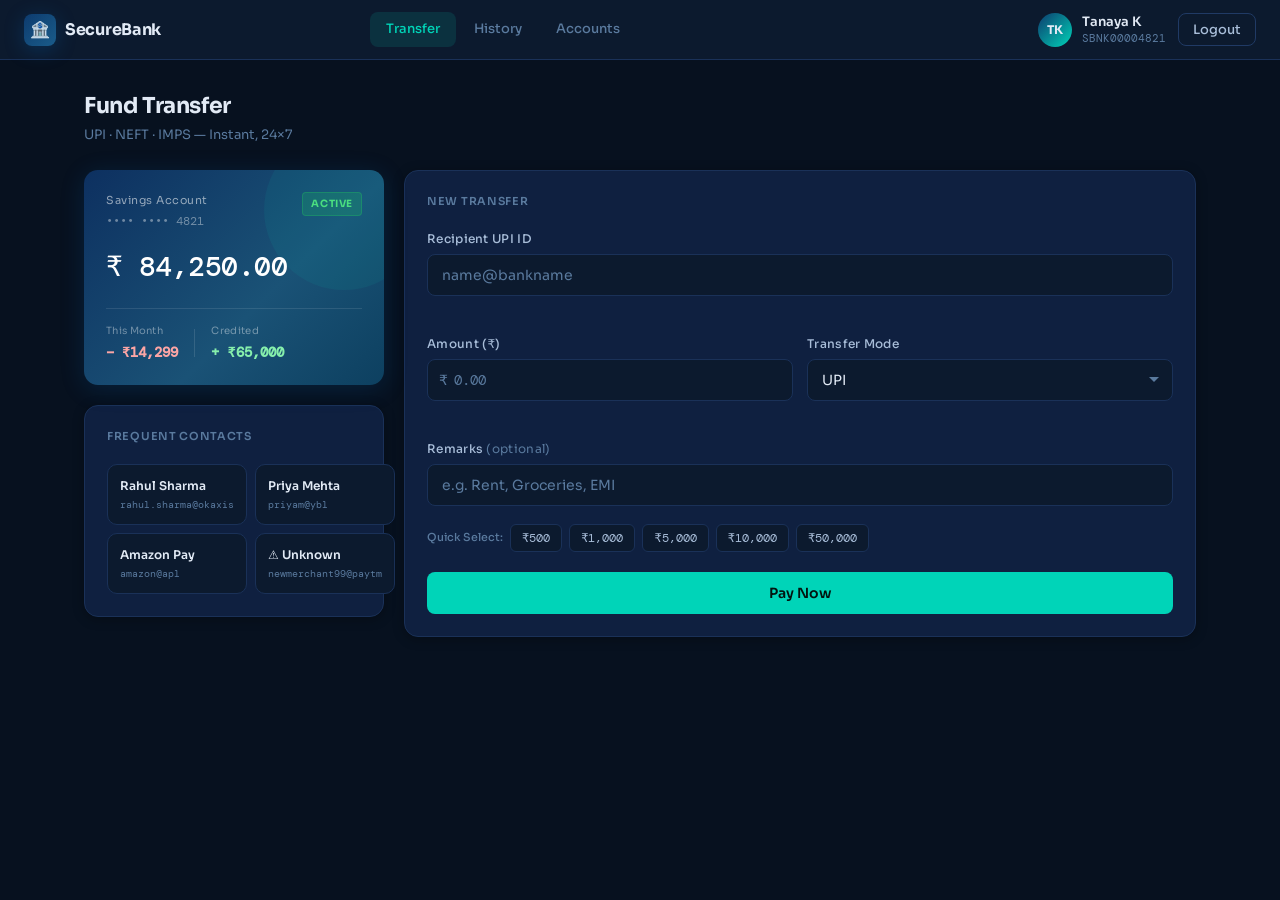
<file: mock-bank/index.html>
<!DOCTYPE html>
<html lang="en">
<head>
  <meta charset="UTF-8"/>
  <meta name="viewport" content="width=device-width, initial-scale=1.0"/>
  <title>SecureBank — Net Banking</title>
  <link rel="preconnect" href="https://fonts.googleapis.com"/>
  <link href="https://fonts.googleapis.com/css2?family=Sora:wght@300;400;500;600;700&family=DM+Mono:wght@400;500&display=swap" rel="stylesheet"/>
  <link rel="stylesheet" href="styles.css"/>
</head>
<body>

<!-- ═══════════════════════════════════════════════════ LOGIN SCREEN -->
<!-- <div id="screen-login" class="screen active">
  <div class="login-bg">
    <div class="login-grid"></div>
  </div>
  <div class="login-card">
    <div class="login-brand">
      <div class="brand-icon">🏦</div>
      <div class="brand-name">SecureBank</div>
      <div class="brand-tag">Net Banking Portal</div>
    </div>
    <form id="login-form" novalidate>
      <div class="field-group">
        <label for="login-user">Customer ID</label>
        <input type="text" id="login-user" value="SBNK00004821" autocomplete="off"/>
      </div>
      <div class="field-group">
        <label for="login-pass">Password</label>
        <input type="password" id="login-pass" value="••••••••" autocomplete="off"/>
        <div class="field-hint">Pre-filled for demo</div>
      </div>
      <button type="submit" class="btn-primary btn-full" id="login-btn">
        <span class="btn-label">Login Securely</span>
        <span class="btn-loader"></span>
      </button>
    </form>
    <div class="login-security">
      <span class="sec-dot"></span>
      256-bit SSL Encrypted · RBI Compliant
    </div>
  </div>
</div> -->

<!-- ═══════════════════════════════════════════════════ DASHBOARD -->
<section id="screen-dashboard" class="screen active">

  <!-- TOP NAV -->
  <header class="topnav">
    <div class="topnav-left">
      <div class="nav-brand">
        <div class="brand-icon sm">🏦</div>
        <span>SecureBank</span>
      </div>
    </div>
    <nav class="topnav-center" id="main-nav">
      <a href="#" class="nav-link active" data-tab="transfer">Transfer</a>
      <a href="#" class="nav-link" data-tab="history">History</a>
      <a href="#" class="nav-link" data-tab="accounts">Accounts</a>
    </nav>
    <div class="topnav-right">
      <div class="nav-user-badge">
        <div class="user-avatar">TK</div>
        <div class="user-info">
          <div class="user-name">Tanaya K</div>
          <div class="user-id">SBNK00004821</div>
        </div>
      </div>
      <button class="btn-ghost btn-sm" id="logout-btn">Logout</button>
    </div>
    <button class="hamburger" id="hamburger" aria-label="Menu">
      <span></span><span></span><span></span>
    </button>
  </header>

  <!-- MAIN CONTENT -->
  <main class="dashboard-main">

    <!-- ── TRANSFER TAB ─────────────────────────────── -->
    <section id="tab-transfer" class="tab-section active">

      <div class="section-header">
        <h1>Fund Transfer</h1>
        <p>UPI · NEFT · IMPS — Instant, 24×7</p>
      </div>

      <div class="dashboard-grid">

        <!-- LEFT COLUMN -->
        <div class="col-left">

          <!-- Balance Card -->
          <div class="balance-card">
            <div class="balance-card-bg"></div>
            <div class="balance-card-content">
              <div class="balance-top">
                <div>
                  <div class="balance-label">Savings Account</div>
                  <div class="balance-acct">•••• •••• 4821</div>
                </div>
                <div class="balance-chip">ACTIVE</div>
              </div>
              <div class="balance-amount" id="balance-display">₹ 84,250.00</div>
              <div class="balance-bottom">
                <div class="balance-stat">
                  <div class="stat-label">This Month</div>
                  <div class="stat-val debit" id="month-debit">− ₹14,299</div>
                </div>
                <div class="balance-divider"></div>
                <div class="balance-stat">
                  <div class="stat-label">Credited</div>
                  <div class="stat-val credit">+ ₹65,000</div>
                </div>
              </div>
            </div>
          </div>

          <!-- Quick Contacts -->
          <div class="card">
            <div class="card-head">Frequent Contacts</div>
            <div class="contact-grid" id="contact-grid">
              <!-- Populated by script.js -->
            </div>
          </div>

        </div>

        <!-- RIGHT COLUMN -->
        <div class="col-right">

          <!-- Status Banner -->
          <div id="status-banner" class="status-banner hidden"></div>

          <!-- Transfer Form -->
          <div class="card" id="transfer-card">
            <div class="card-head">New Transfer</div>
            <form id="pay-form" novalidate>

              <div class="form-row">
                <div class="field-group">
                  <label for="recipient">Recipient UPI ID</label>
                  <input type="text" id="recipient" placeholder="name@bankname" autocomplete="off" spellcheck="false"/>
                  <div class="field-error" id="err-recipient"></div>
                </div>
              </div>

              <div class="form-row two-col">
                <div class="field-group">
                  <label for="amount">Amount (₹)</label>
                  <div class="input-prefix-wrap">
                    <span class="input-prefix">₹</span>
                    <input type="number" id="amount" placeholder="0.00" min="1" max="200000" step="1"/>
                  </div>
                  <div class="field-error" id="err-amount"></div>
                </div>
                <div class="field-group">
                  <label for="txn-type">Transfer Mode</label>
                  <select id="txn-type">
                    <option value="UPI">UPI</option>
                    <option value="NEFT">NEFT</option>
                    <option value="IMPS">IMPS</option>
                  </select>
                </div>
              </div>

              <div class="field-group">
                <label for="remarks">Remarks <span class="optional">(optional)</span></label>
                <input type="text" id="remarks" placeholder="e.g. Rent, Groceries, EMI"/>
              </div>

              <div class="quick-amounts">
                <span class="qa-label">Quick Select:</span>
                <button type="button" class="qa-chip" data-amt="500">₹500</button>
                <button type="button" class="qa-chip" data-amt="1000">₹1,000</button>
                <button type="button" class="qa-chip" data-amt="5000">₹5,000</button>
                <button type="button" class="qa-chip" data-amt="10000">₹10,000</button>
                <button type="button" class="qa-chip" data-amt="50000">₹50,000</button>
              </div>

              <!--
                EXTENSION HOOK:
                extension/content.js intercepts this button's click at capture phase.
                It calls the backend and fires a custom 'fraudResult' event.
                script.js listens for that event and drives the OTP / block UI.
                If no extension is loaded, script.js calls the backend directly.
              -->
              <button type="submit" class="btn-primary btn-full" id="pay-btn">
                <span class="btn-label">Pay Now</span>
                <span class="btn-loader"></span>
              </button>

            </form>
          </div>

        </div>
      </div>
    </section>

    <!-- ── HISTORY TAB ─────────────────────────────── -->
    <section id="tab-history" class="tab-section">
      <div class="section-header">
        <h1>Transaction History</h1>
        <p>Last 30 days activity</p>
      </div>
      <div class="card">
        <div class="history-filters">
          <button class="filter-btn active" data-filter="all">All</button>
          <button class="filter-btn" data-filter="success">Success</button>
          <button class="filter-btn" data-filter="blocked">Blocked</button>
          <button class="filter-btn" data-filter="pending">Pending</button>
        </div>
        <ul class="txn-list" id="txn-list">
          <!-- Populated by script.js -->
        </ul>
        <div class="txn-empty hidden" id="txn-empty">No transactions found.</div>
      </div>
    </section>

    <!-- ── ACCOUNTS TAB ─────────────────────────────── -->
    <section id="tab-accounts" class="tab-section">
      <div class="section-header">
        <h1>My Accounts</h1>
        <p>Linked accounts overview</p>
      </div>
      <div class="accounts-grid">
        <div class="account-card primary">
          <div class="acct-type">Savings Account</div>
          <div class="acct-num">•••• •••• 4821</div>
          <div class="acct-bal" id="acct-bal-savings">₹ 84,250.00</div>
          <div class="acct-bank">IFSC: SBNK0004821</div>
        </div>
        <div class="account-card">
          <div class="acct-type">Fixed Deposit</div>
          <div class="acct-num">•••• •••• 7743</div>
          <div class="acct-bal">₹ 2,00,000.00</div>
          <div class="acct-bank">Matures: Dec 2025</div>
        </div>
      </div>
    </section>

  </main>
</section>

<!-- ═══════════════════════════════════════════════════ OTP MODAL -->
<div id="otp-overlay" class="overlay hidden" role="dialog" aria-modal="true">
  <div class="modal otp-modal">
    <div class="modal-header verify">
      <div class="modal-icon">🔐</div>
      <div>
        <div class="modal-title">Verify Transaction</div>
        <div class="modal-sub">Enter the OTP sent to your registered mobile</div>
      </div>
    </div>
    <div class="modal-body">
      <div class="otp-txn-summary" id="otp-txn-summary"></div>

      <!-- Simulated SMS preview -->
      <div class="sms-preview">
        <div class="sms-header">
          <span class="sms-dot"></span>
          <span class="sms-from">SB-SECBNK</span>
          <span class="sms-time" id="sms-time">Just now</span>
        </div>
        <div class="sms-body" id="sms-body">
          <!-- Populated by script.js -->
        </div>
      </div>

      <!-- OTP inputs -->
      <div class="otp-label">Enter 6-digit OTP</div>
      <div class="otp-inputs" id="otp-inputs">
        <input class="otp-box" type="text" maxlength="1" inputmode="numeric" pattern="[0-9]" data-index="0"/>
        <input class="otp-box" type="text" maxlength="1" inputmode="numeric" pattern="[0-9]" data-index="1"/>
        <input class="otp-box" type="text" maxlength="1" inputmode="numeric" pattern="[0-9]" data-index="2"/>
        <input class="otp-box" type="text" maxlength="1" inputmode="numeric" pattern="[0-9]" data-index="3"/>
        <input class="otp-box" type="text" maxlength="1" inputmode="numeric" pattern="[0-9]" data-index="4"/>
        <input class="otp-box" type="text" maxlength="1" inputmode="numeric" pattern="[0-9]" data-index="5"/>
      </div>
      <div class="otp-error hidden" id="otp-error">Incorrect OTP. Please try again.</div>

      <div class="otp-timer-row">
        <span id="otp-timer-text">Resend in <b id="otp-countdown">02:00</b></span>
        <button type="button" class="btn-link hidden" id="resend-btn">Resend OTP</button>
      </div>

      <div class="risk-info" id="risk-info"></div>
    </div>
    <div class="modal-footer">
      <button type="button" class="btn-ghost" id="otp-cancel-btn">Cancel Payment</button>
      <button type="button" class="btn-primary" id="otp-verify-btn">
        <span class="btn-label">Verify & Pay</span>
        <span class="btn-loader"></span>
      </button>
    </div>
  </div>
</div>

<!-- ═══════════════════════════════════════════════════ BLOCK MODAL -->
<div id="block-overlay" class="overlay hidden" role="dialog" aria-modal="true">
  <div class="modal block-modal">
    <div class="modal-header blocked">
      <div class="modal-icon blocked-icon">🛡</div>
      <div>
        <div class="modal-title">Transaction Blocked</div>
        <div class="modal-sub">Fraud Interceptor has stopped this payment</div>
      </div>
    </div>
    <div class="modal-body">
      <div class="block-txn-summary" id="block-txn-summary"></div>
      <div class="risk-meter" id="risk-meter"></div>
      <div class="block-reasons-label">Why this was blocked</div>
      <ul class="block-reasons" id="block-reasons"></ul>
      <div class="block-advice">
        If you believe this is a mistake, please call <strong>1800-XXX-XXXX</strong>
        or visit your nearest branch.
      </div>
    </div>
    <div class="modal-footer single">
        <button type="button" class="btn-danger btn-full" id="block-ok-btn">Understood — Go Back</button>
    </div>
  </div>
</div>

<!-- ═══════════════════════════════════════════════════ ALLOW MODAL -->
<div id="allow-overlay" class="overlay hidden" role="dialog" aria-modal="true">
  <div class="modal allow-modal">
    <div class="modal-header allowed">
      <div class="modal-icon">✅</div>
      <div>
        <div class="modal-title">Transaction Approved</div>
        <div class="modal-sub">This transaction has been cleared as low risk</div>
      </div>
    </div>
    <div class="modal-body">
      <div class="allow-txn-summary" id="allow-txn-summary"></div>
      <div class="allow-risk-score" id="allow-risk-score"></div>
    </div>
    <div class="modal-footer single">
      <button type="button" class="btn-primary btn-full" id="allow-proceed-btn">Proceed</button>
    </div>
  </div>
</div>

<!-- ═══════════════════════════════════════════════════ SUCCESS RECEIPT -->
<div id="success-overlay" class="overlay hidden" role="dialog" aria-modal="true">
  <div class="modal success-modal">
    <div class="success-anim">
      <div class="success-ring"></div>
      <div class="success-checkmark">✓</div>
    </div>
    <div class="modal-body success-body">
      <div class="success-title">Payment Successful!</div>
      <div class="receipt" id="receipt">
        <!-- Populated by script.js -->
      </div>
    </div>
    <div class="modal-footer single">
      <button type="button" class="btn-primary btn-full" id="success-ok-btn">Done</button>
    </div>
  </div>
</div>

<script src="script.js" defer></script>
</body>
</html>
</file>
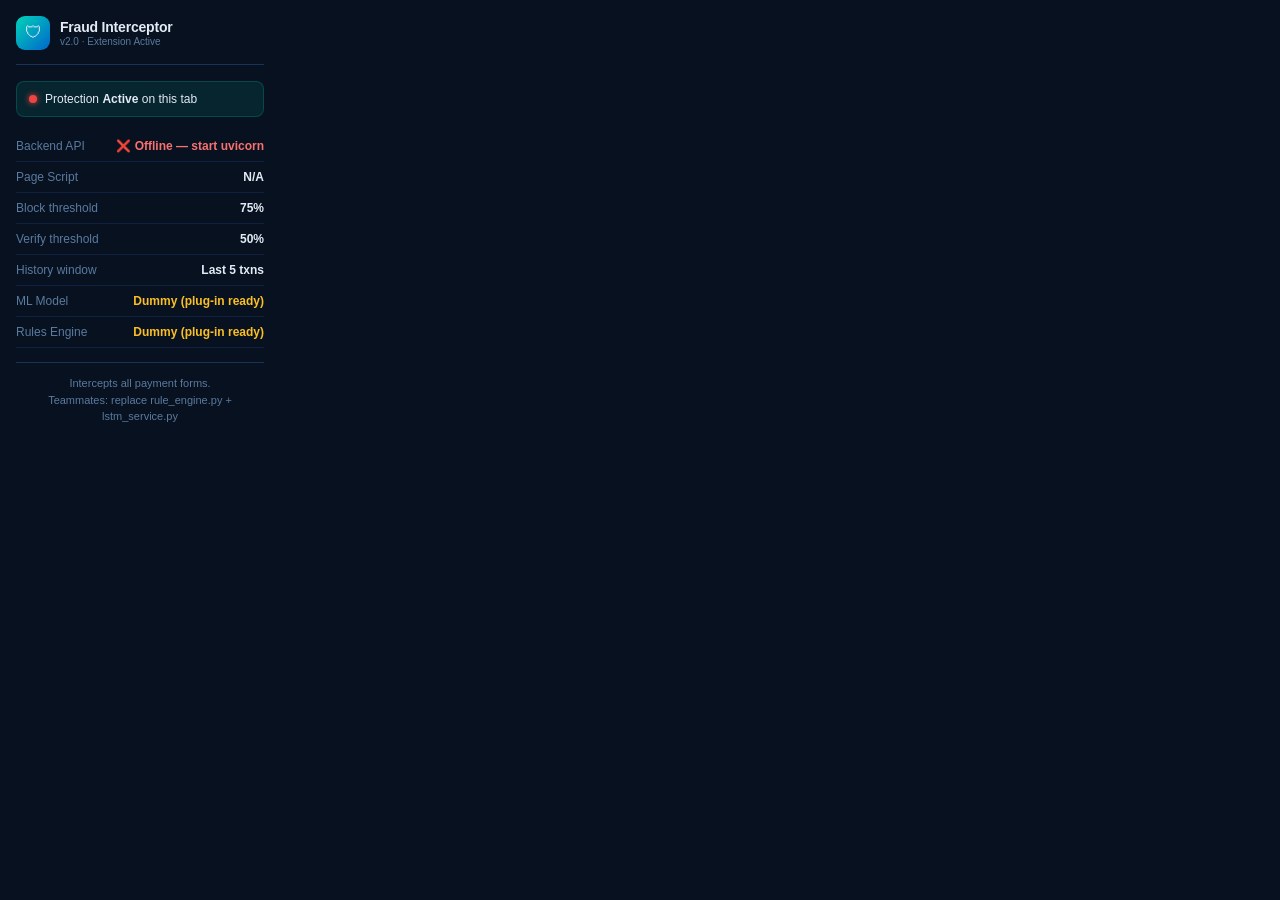
<file: extension/popup.html>
<!DOCTYPE html>
<html>
<head>
  <meta charset="UTF-8"/>
  <style>
    *, *::before, *::after { box-sizing: border-box; margin: 0; padding: 0; }
    body {
      width: 280px;
      background: #07111f; color: #e2eaf5;
      font-family: 'Sora', -apple-system, sans-serif;
      font-size: 13px; padding: 16px;
    }
    .header {
      display: flex; align-items: center; gap: 10px;
      margin-bottom: 16px; padding-bottom: 14px;
      border-bottom: 1px solid #1a3158;
    }
    .logo-icon {
      width: 34px; height: 34px; border-radius: 9px;
      background: linear-gradient(135deg, #00d4b8, #0066cc);
      display: flex; align-items: center; justify-content: center;
      font-size: 17px; flex-shrink: 0;
    }
    .logo-text { font-size: 14px; font-weight: 700; letter-spacing: -.2px; }
    .logo-ver  { font-size: 10px; color: #5a7a9e; margin-top: 1px; }

    .status-pill {
      display: flex; align-items: center; gap: 8px;
      background: rgba(0,212,184,.1); border: 1px solid rgba(0,212,184,.2);
      border-radius: 8px; padding: 10px 12px; margin-bottom: 14px;
    }
    .status-dot {
      width: 8px; height: 8px; border-radius: 50%;
      background: #00d4b8; box-shadow: 0 0 6px #00d4b8;
      animation: blink 2s ease-in-out infinite; flex-shrink: 0;
    }
    @keyframes blink { 0%,100%{opacity:1} 50%{opacity:.35} }
    .status-text { font-size: 12px; font-weight: 500; color: #e2eaf5; }

    .row {
      display: flex; justify-content: space-between; align-items: center;
      padding: 8px 0; border-bottom: 1px solid #0f2040;
    }
    .row:last-child { border-bottom: none; }
    .row-label { color: #5a7a9e; font-size: 12px; }
    .row-val   { font-weight: 600; font-size: 12px; }

    .footer {
      margin-top: 14px; padding-top: 12px;
      border-top: 1px solid #1a3158;
      font-size: 11px; color: #5a7a9e; text-align: center;
      line-height: 1.5;
    }
  </style>
</head>
<body>
  <div class="header">
    <div class="logo-icon">🛡</div>
    <div>
      <div class="logo-text">Fraud Interceptor</div>
      <div class="logo-ver">v2.0 · Extension Active</div>
    </div>
  </div>

  <div class="status-pill">
    <div class="status-dot" id="status-dot"></div>
    <div class="status-text">Protection <strong>Active</strong> on this tab</div>
  </div>

  <div class="row">
    <span class="row-label">Backend API</span>
    <span class="row-val" id="backend-status">Checking…</span>
  </div>
  <div class="row">
    <span class="row-label">Page Script</span>
    <span class="row-val" id="page-status">Checking…</span>
  </div>
  <div class="row">
    <span class="row-label">Block threshold</span>
    <span class="row-val" id="block-val">75%</span>
  </div>
  <div class="row">
    <span class="row-label">Verify threshold</span>
    <span class="row-val" id="verify-val">50%</span>
  </div>
  <div class="row">
    <span class="row-label">History window</span>
    <span class="row-val">Last 5 txns</span>
  </div>
  <div class="row">
    <span class="row-label">ML Model</span>
    <span class="row-val" style="color:#fbbf24">Dummy (plug-in ready)</span>
  </div>
  <div class="row">
    <span class="row-label">Rules Engine</span>
    <span class="row-val" style="color:#fbbf24">Dummy (plug-in ready)</span>
  </div>

  <div class="footer">
    Intercepts all payment forms.<br/>
    Teammates: replace rule_engine.py + lstm_service.py
  </div>

  <script src="popup.js"></script>
</body>
</html>
</file>
<file: mock-bank/styles.css>
/* ═══════════════════════════════════════════════════════════════
   SecureBank — Full Stylesheet
   Font: Sora (display) + DM Mono (numbers)
   Theme: Refined dark fintech
   ═══════════════════════════════════════════════════════════════ */

/* ── Variables ─────────────────────────────────────────────────── */
:root {
  --bg:          #07111f;
  --bg2:         #0c1a2e;
  --card:        #0f2040;
  --card2:       #122449;
  --border:      #1a3158;
  --border2:     #203a65;
  --teal:        #00d4b8;
  --teal2:       #00b8a0;
  --teal-dim:    rgba(0,212,184,.12);
  --navy:        #0a1929;
  --text:        #e2eaf5;
  --text2:       #a8bdd8;
  --muted:       #5a7a9e;
  --green:       #22c55e;
  --green-dim:   rgba(34,197,94,.12);
  --yellow:      #f59e0b;
  --yellow-dim:  rgba(245,158,11,.12);
  --red:         #ef4444;
  --red-dim:     rgba(239,68,68,.12);
  --red2:        #dc2626;
  --radius-sm:   8px;
  --radius:      14px;
  --radius-lg:   20px;
  --shadow:      0 8px 32px rgba(0,0,0,.45);
  --shadow-card: 0 2px 12px rgba(0,0,0,.3);
  --transition:  all .18s cubic-bezier(.4,0,.2,1);
}

/* ── Reset ──────────────────────────────────────────────────────── */
*, *::before, *::after { box-sizing: border-box; margin: 0; padding: 0; }
html { scroll-behavior: smooth; }
body {
  background: var(--bg);
  color: var(--text);
  font-family: 'Sora', system-ui, sans-serif;
  font-size: 14px;
  line-height: 1.6;
  min-height: 100dvh;
  overflow-x: hidden;
}
input, select, button, textarea {
  font-family: inherit;
}
a { text-decoration: none; color: inherit; }

/* ── Screen system ──────────────────────────────────────────────── */
.screen { display: none; }
.screen.active { display: block; }

/* ════════════════════════════════════════════════════════════════
   LOGIN
   ════════════════════════════════════════════════════════════════ */
#screen-login {
  min-height: 100dvh;
  display: flex;
  align-items: center;
  justify-content: center;
  position: relative;
  overflow: hidden;
}
.login-bg {
  position: absolute; inset: 0;
  background: radial-gradient(ellipse 80% 60% at 50% 0%, #0d2a4a 0%, var(--bg) 70%);
}
.login-grid {
  position: absolute; inset: 0;
  background-image:
    linear-gradient(var(--border) 1px, transparent 1px),
    linear-gradient(90deg, var(--border) 1px, transparent 1px);
  background-size: 48px 48px;
  opacity: .35;
  mask-image: radial-gradient(ellipse 80% 80% at 50% 50%, black 30%, transparent 80%);
}
.login-card {
  position: relative; z-index: 1;
  background: var(--card);
  border: 1px solid var(--border2);
  border-radius: var(--radius-lg);
  padding: 44px 40px;
  width: 100%;
  max-width: 420px;
  box-shadow: var(--shadow);
  animation: fadeUp .5s ease both;
}
@keyframes fadeUp {
  from { opacity: 0; transform: translateY(24px); }
  to   { opacity: 1; transform: translateY(0); }
}
.login-brand {
  text-align: center;
  margin-bottom: 32px;
}
.brand-icon {
  font-size: 36px;
  width: 64px; height: 64px;
  background: linear-gradient(135deg, #0d3b6e, #1a5c8a);
  border-radius: 16px;
  display: flex; align-items: center; justify-content: center;
  margin: 0 auto 12px;
  box-shadow: 0 4px 20px rgba(0,100,180,.3);
}
.brand-icon.sm {
  font-size: 16px;
  width: 32px; height: 32px;
  border-radius: 8px;
  margin: 0;
  flex-shrink: 0;
}
.brand-name {
  font-size: 22px; font-weight: 700;
  letter-spacing: -.5px;
}
.brand-tag {
  font-size: 12px; color: var(--muted);
  margin-top: 2px; letter-spacing: .4px;
}
.login-security {
  display: flex; align-items: center; justify-content: center; gap: 6px;
  margin-top: 24px;
  font-size: 11px; color: var(--muted); letter-spacing: .3px;
}
.sec-dot {
  width: 7px; height: 7px; border-radius: 50%;
  background: var(--green);
  box-shadow: 0 0 6px var(--green);
  animation: pulse 2s ease-in-out infinite;
}

/* ════════════════════════════════════════════════════════════════
   FORM ELEMENTS (shared)
   ════════════════════════════════════════════════════════════════ */
.field-group {
  margin-bottom: 18px;
}
.field-group label {
  display: block;
  font-size: 12px; font-weight: 500;
  color: var(--text2); letter-spacing: .3px;
  margin-bottom: 6px;
}
.optional { color: var(--muted); font-weight: 400; }
.field-hint { font-size: 11px; color: var(--muted); margin-top: 4px; }
.field-error {
  font-size: 12px; color: var(--red);
  margin-top: 4px; min-height: 16px;
}
input[type="text"],
input[type="password"],
input[type="number"],
input[type="email"],
select {
  width: 100%;
  background: var(--bg2);
  border: 1.5px solid var(--border);
  border-radius: var(--radius-sm);
  color: var(--text);
  font-size: 14px;
  padding: 11px 14px;
  outline: none;
  transition: var(--transition);
  -moz-appearance: textfield;
}
input::-webkit-outer-spin-button,
input::-webkit-inner-spin-button { -webkit-appearance: none; }
input:focus, select:focus {
  border-color: var(--teal);
  box-shadow: 0 0 0 3px rgba(0,212,184,.1);
}
input::placeholder { color: var(--muted); }
input.input-error { border-color: var(--red); }
select {
  cursor: pointer;
  appearance: none;
  background-image: url("data:image/svg+xml,%3Csvg xmlns='http://www.w3.org/2000/svg' width='12' height='12' viewBox='0 0 12 12'%3E%3Cpath fill='%235a7a9e' d='M6 8L1 3h10z'/%3E%3C/svg%3E");
  background-repeat: no-repeat;
  background-position: right 12px center;
  padding-right: 32px;
}
.input-prefix-wrap { position: relative; }
.input-prefix {
  position: absolute; left: 12px; top: 50%;
  transform: translateY(-50%);
  color: var(--muted); font-size: 14px; font-weight: 500;
  pointer-events: none;
}
.input-prefix-wrap input { padding-left: 26px; font-family: 'DM Mono', monospace; }

/* ── Buttons ────────────────────────────────────────────────────── */
.btn-primary {
  background: var(--teal);
  color: #021510;
  border: none; border-radius: var(--radius-sm);
  padding: 12px 22px;
  font-size: 14px; font-weight: 600;
  cursor: pointer;
  display: inline-flex; align-items: center; justify-content: center; gap: 8px;
  transition: var(--transition);
  position: relative; overflow: hidden;
}
.btn-primary:hover:not(:disabled) { background: var(--teal2); transform: translateY(-1px); }
.btn-primary:active:not(:disabled) { transform: scale(.98); }
.btn-primary:disabled { background: var(--border2); color: var(--muted); cursor: not-allowed; transform: none; }
.btn-full { width: 100%; }

.btn-ghost {
  background: transparent;
  border: 1.5px solid var(--border2);
  color: var(--text2);
  border-radius: var(--radius-sm);
  padding: 11px 20px;
  font-size: 14px; font-weight: 500;
  cursor: pointer;
  transition: var(--transition);
}
.btn-ghost:hover { border-color: var(--text2); color: var(--text); }
.btn-sm { padding: 7px 14px; font-size: 13px; }
.btn-danger {
  background: var(--red); color: #fff;
  border: none; border-radius: var(--radius-sm);
  padding: 12px 22px;
  font-size: 14px; font-weight: 600;
  cursor: pointer;
  transition: var(--transition);
}
.btn-danger:hover { background: var(--red2); }
.btn-link {
  background: none; border: none;
  color: var(--teal); font-size: 13px; font-weight: 500;
  cursor: pointer; padding: 0;
  text-decoration: underline; text-underline-offset: 2px;
}
.btn-loader {
  width: 14px; height: 14px;
  border: 2px solid rgba(0,0,0,.2);
  border-top-color: #021510;
  border-radius: 50%;
  animation: spin .6s linear infinite;
  display: none;
  flex-shrink: 0;
}
.btn-primary.loading .btn-label { opacity: .6; }
.btn-primary.loading .btn-loader { display: block; }

/* ════════════════════════════════════════════════════════════════
   TOP NAV
   ════════════════════════════════════════════════════════════════ */
.topnav {
  height: 60px;
  background: var(--bg2);
  border-bottom: 1px solid var(--border);
  display: flex; align-items: center;
  padding: 0 24px; gap: 16px;
  position: sticky; top: 0; z-index: 100;
}
.topnav-left { display: flex; align-items: center; }
.nav-brand {
  display: flex; align-items: center; gap: 9px;
  font-size: 16px; font-weight: 700;
  letter-spacing: -.3px;
  white-space: nowrap;
}
.topnav-center {
  display: flex; align-items: center; gap: 2px;
  margin: 0 auto;
}
.nav-link {
  padding: 7px 16px; border-radius: 8px;
  font-size: 13px; font-weight: 500;
  color: var(--muted);
  transition: var(--transition);
}
.nav-link:hover { color: var(--text); background: var(--card); }
.nav-link.active { color: var(--teal); background: var(--teal-dim); }
.topnav-right {
  display: flex; align-items: center; gap: 12px;
  margin-left: auto;
}
.nav-user-badge {
  display: flex; align-items: center; gap: 10px;
}
.user-avatar {
  width: 34px; height: 34px; border-radius: 50%;
  background: linear-gradient(135deg, #0d3b6e, var(--teal));
  display: flex; align-items: center; justify-content: center;
  font-size: 12px; font-weight: 700;
  flex-shrink: 0;
}
.user-info { line-height: 1.3; }
.user-name { font-size: 13px; font-weight: 600; }
.user-id { font-size: 11px; color: var(--muted); font-family: 'DM Mono', monospace; }
.hamburger {
  display: none; flex-direction: column; gap: 4px;
  background: none; border: none; cursor: pointer; padding: 4px;
}
.hamburger span {
  width: 20px; height: 2px; background: var(--text2);
  border-radius: 2px; transition: var(--transition);
}

/* ════════════════════════════════════════════════════════════════
   DASHBOARD LAYOUT
   ════════════════════════════════════════════════════════════════ */
.dashboard-main {
  max-width: 1160px;
  margin: 0 auto;
  padding: 28px 24px 60px;
}
.tab-section { display: none; }
.tab-section.active { display: block; animation: fadeIn .2s ease; }
@keyframes fadeIn { from { opacity: 0; } to { opacity: 1; } }

.section-header { margin-bottom: 24px; }
.section-header h1 { font-size: 22px; font-weight: 700; letter-spacing: -.4px; }
.section-header p  { font-size: 13px; color: var(--muted); margin-top: 2px; }

.dashboard-grid {
  display: grid;
  grid-template-columns: 300px 1fr;
  gap: 20px;
  align-items: start;
}

/* ── Card ────────────────────────────────────────────────────────── */
.card {
  background: var(--card);
  border: 1px solid var(--border);
  border-radius: var(--radius);
  padding: 22px;
  box-shadow: var(--shadow-card);
}
.card-head {
  font-size: 11px; font-weight: 600;
  letter-spacing: .7px; text-transform: uppercase;
  color: var(--muted); margin-bottom: 18px;
}

/* ── Balance Card ────────────────────────────────────────────────── */
.balance-card {
  border-radius: var(--radius);
  overflow: hidden;
  position: relative;
  margin-bottom: 20px;
  box-shadow: 0 4px 24px rgba(0,100,180,.2);
}
.balance-card-bg {
  position: absolute; inset: 0;
  background: linear-gradient(135deg, #0d3060 0%, #1a5276 60%, #0d4060 100%);
}
.balance-card-bg::after {
  content: '';
  position: absolute; top: -40px; right: -40px;
  width: 160px; height: 160px; border-radius: 50%;
  background: rgba(0,212,184,.07);
}
.balance-card-content {
  position: relative; z-index: 1;
  padding: 22px;
}
.balance-top {
  display: flex; justify-content: space-between; align-items: flex-start;
  margin-bottom: 14px;
}
.balance-label { font-size: 11px; color: rgba(255,255,255,.55); letter-spacing: .5px; }
.balance-acct  { font-size: 12px; color: rgba(255,255,255,.4); font-family: 'DM Mono', monospace; margin-top: 2px; }
.balance-chip  {
  font-size: 10px; font-weight: 700; letter-spacing: .6px;
  background: rgba(34,197,94,.2); color: #4ade80;
  border: 1px solid rgba(34,197,94,.3);
  border-radius: 4px; padding: 3px 8px;
}
.balance-amount {
  font-family: 'DM Mono', monospace;
  font-size: 28px; font-weight: 500;
  color: #fff; letter-spacing: -.5px;
  margin-bottom: 18px;
}
.balance-bottom {
  display: flex; align-items: center; gap: 16px;
  padding-top: 14px;
  border-top: 1px solid rgba(255,255,255,.1);
}
.balance-divider { width: 1px; height: 28px; background: rgba(255,255,255,.12); }
.stat-label { font-size: 10px; color: rgba(255,255,255,.4); letter-spacing: .3px; }
.stat-val { font-size: 14px; font-weight: 600; font-family: 'DM Mono', monospace; margin-top: 2px; }
.stat-val.debit { color: #fca5a5; }
.stat-val.credit { color: #86efac; }

/* ── Contacts ────────────────────────────────────────────────────── */
.contact-grid {
  display: grid; grid-template-columns: 1fr 1fr;
  gap: 8px;
}
.contact-item {
  background: var(--bg2); border: 1.5px solid var(--border);
  border-radius: 10px; padding: 11px 12px;
  cursor: pointer; transition: var(--transition);
}
.contact-item:hover { border-color: var(--teal); background: var(--teal-dim); }
.contact-name { font-size: 12px; font-weight: 600; }
.contact-upi  { font-size: 10px; color: var(--muted); margin-top: 2px; font-family: 'DM Mono', monospace; }

/* ── Status banner ───────────────────────────────────────────────── */
.status-banner {
  border-radius: 10px;
  padding: 14px 18px;
  margin-bottom: 16px;
  font-size: 13px; font-weight: 500;
  border: 1px solid;
  display: flex; align-items: flex-start; gap: 10px;
  animation: slideDown .3s ease;
}
.status-banner.success  { background: var(--green-dim);  border-color: rgba(34,197,94,.3);  color: #86efac; }
.status-banner.blocked  { background: var(--red-dim);    border-color: rgba(239,68,68,.3);   color: #fca5a5; }
.status-banner.warning  { background: var(--yellow-dim); border-color: rgba(245,158,11,.3);  color: #fde68a; }
.status-banner.hidden { display: none; }
@keyframes slideDown {
  from { opacity: 0; transform: translateY(-10px); }
  to   { opacity: 1; transform: translateY(0); }
}

/* ── Form layout ─────────────────────────────────────────────────── */
.form-row { margin-bottom: 0; }
.form-row.two-col {
  display: grid; grid-template-columns: 1fr 1fr; gap: 14px;
}
.quick-amounts {
  display: flex; align-items: center; flex-wrap: wrap; gap: 7px;
  margin-bottom: 20px;
}
.qa-label { font-size: 11px; color: var(--muted); font-weight: 500; }
.qa-chip {
  background: var(--bg2); border: 1.5px solid var(--border);
  color: var(--text2); border-radius: 6px;
  padding: 5px 11px; font-size: 12px;
  cursor: pointer; transition: var(--transition);
  font-family: 'DM Mono', monospace;
}
.qa-chip:hover { border-color: var(--teal); color: var(--teal); background: var(--teal-dim); }

/* ════════════════════════════════════════════════════════════════
   TRANSACTION HISTORY
   ════════════════════════════════════════════════════════════════ */
.history-filters {
  display: flex; gap: 6px; margin-bottom: 20px; flex-wrap: wrap;
}
.filter-btn {
  background: var(--bg2); border: 1.5px solid var(--border);
  color: var(--muted); border-radius: 6px;
  padding: 6px 14px; font-size: 12px; font-weight: 500;
  cursor: pointer; transition: var(--transition);
}
.filter-btn:hover { border-color: var(--border2); color: var(--text2); }
.filter-btn.active { background: var(--teal-dim); border-color: var(--teal); color: var(--teal); }
.txn-list { list-style: none; }
.txn-item {
  display: flex; align-items: center; justify-content: space-between;
  padding: 14px 0;
  border-bottom: 1px solid var(--border);
  animation: fadeIn .25s ease both;
}
.txn-item:last-child { border-bottom: none; }
.txn-left { display: flex; align-items: center; gap: 13px; }
.txn-icon {
  width: 40px; height: 40px; border-radius: 50%;
  display: flex; align-items: center; justify-content: center;
  font-size: 16px; flex-shrink: 0;
  background: var(--bg2); border: 1px solid var(--border);
}
.txn-name { font-size: 14px; font-weight: 500; }
.txn-upi  { font-size: 11px; color: var(--muted); font-family: 'DM Mono', monospace; margin-top: 2px; }
.txn-right { text-align: right; }
.txn-amount { font-family: 'DM Mono', monospace; font-size: 14px; font-weight: 600; }
.txn-amount.debit  { color: #fca5a5; }
.txn-amount.credit { color: #86efac; }
.txn-time { font-size: 11px; color: var(--muted); margin-top: 2px; }
.txn-badge {
  display: inline-block; font-size: 9px; font-weight: 700;
  letter-spacing: .4px; text-transform: uppercase;
  padding: 2px 7px; border-radius: 4px; margin-top: 4px;
}
.txn-badge.success { background: var(--green-dim); color: #4ade80; }
.txn-badge.blocked { background: var(--red-dim);   color: #f87171; }
.txn-badge.pending { background: var(--yellow-dim);color: #fbbf24; }
.txn-empty { text-align: center; color: var(--muted); padding: 24px 0; font-size: 13px; }

/* ════════════════════════════════════════════════════════════════
   ACCOUNTS TAB
   ════════════════════════════════════════════════════════════════ */
.accounts-grid { display: grid; grid-template-columns: repeat(auto-fill, minmax(280px, 1fr)); gap: 16px; }
.account-card {
  background: var(--card);
  border: 1px solid var(--border);
  border-radius: var(--radius);
  padding: 24px; cursor: default;
  transition: var(--transition);
}
.account-card.primary {
  background: linear-gradient(135deg, #0d3060, #1a5276);
  border-color: #1e4d7b;
}
.account-card:hover { border-color: var(--border2); transform: translateY(-2px); }
.acct-type { font-size: 11px; color: rgba(255,255,255,.5); text-transform: uppercase; letter-spacing: .5px; margin-bottom: 6px; }
.acct-num  { font-family: 'DM Mono', monospace; font-size: 13px; color: rgba(255,255,255,.6); margin-bottom: 10px; }
.acct-bal  { font-family: 'DM Mono', monospace; font-size: 24px; font-weight: 500; margin-bottom: 8px; }
.acct-bank { font-size: 11px; color: var(--muted); font-family: 'DM Mono', monospace; }

/* ════════════════════════════════════════════════════════════════
   OVERLAYS & MODALS
   ════════════════════════════════════════════════════════════════ */
.overlay {
  position: fixed; inset: 0; z-index: 1000;
  background: rgba(0,0,0,.7);
  backdrop-filter: blur(6px);
  display: flex; align-items: center; justify-content: center;
  padding: 20px;
  animation: fadeIn .2s ease;
}
.overlay.hidden { display: none; }
.modal {
  background: var(--card);
  border: 1px solid var(--border2);
  border-radius: var(--radius-lg);
  width: 100%; max-width: 460px;
  box-shadow: var(--shadow);
  animation: scaleIn .25s cubic-bezier(.34,1.56,.64,1);
  overflow: hidden;
  max-height: 90dvh;
  overflow-y: auto;
}
@keyframes scaleIn {
  from { opacity: 0; transform: scale(.92); }
  to   { opacity: 1; transform: scale(1); }
}
.modal-header {
  display: flex; align-items: center; gap: 16px;
  padding: 22px 24px 18px;
  border-bottom: 1px solid var(--border);
}
.modal-header.verify { background: rgba(245,158,11,.07); border-bottom-color: rgba(245,158,11,.2); }
.modal-header.blocked { background: var(--red-dim); border-bottom-color: rgba(239,68,68,.25); }
.modal-header.allowed { background: var(--green-dim); border-bottom-color: rgba(34,197,94,.25); }
.modal-icon {
  font-size: 26px;
  width: 52px; height: 52px; border-radius: 14px;
  background: var(--yellow-dim);
  display: flex; align-items: center; justify-content: center;
  flex-shrink: 0;
}
.blocked-icon { background: var(--red-dim); }
.modal-title { font-size: 17px; font-weight: 700; letter-spacing: -.2px; }
.modal-sub   { font-size: 12px; color: var(--text2); margin-top: 3px; }
.modal-body  { padding: 22px 24px; }
.modal-footer {
  display: flex; gap: 10px;
  padding: 16px 24px 22px;
  border-top: 1px solid var(--border);
}
.modal-footer.single .btn-full { width: 100%; }

/* ── OTP Modal ───────────────────────────────────────────────────── */
.otp-txn-summary {
  background: var(--bg2); border: 1px solid var(--border);
  border-radius: 10px; padding: 14px 16px;
  font-size: 13px; margin-bottom: 18px;
  display: grid; grid-template-columns: 1fr 1fr; gap: 8px;
}
.otp-txn-summary .sum-label { font-size: 11px; color: var(--muted); }
.otp-txn-summary .sum-val   { font-size: 13px; font-weight: 600; font-family: 'DM Mono', monospace; }
.otp-txn-summary .sum-val.big {
  font-size: 18px; color: var(--teal);
  grid-column: span 2;
}

/* SMS preview */
.sms-preview {
  background: #1a1a2e; border: 1px solid #2d2d4a;
  border-radius: 10px; padding: 13px 15px;
  margin-bottom: 20px;
}
.sms-header {
  display: flex; align-items: center; gap: 7px;
  margin-bottom: 8px;
}
.sms-dot { width: 7px; height: 7px; border-radius: 50%; background: var(--green); flex-shrink: 0; }
.sms-from { font-size: 12px; font-weight: 600; color: var(--text2); }
.sms-time  { font-size: 11px; color: var(--muted); margin-left: auto; }
.sms-body  { font-size: 13px; color: #c8d6e8; line-height: 1.5; }
.sms-otp   { font-family: 'DM Mono', monospace; font-size: 20px; font-weight: 700; color: var(--teal); letter-spacing: 2px; }

/* OTP inputs */
.otp-label { font-size: 12px; font-weight: 500; color: var(--text2); margin-bottom: 10px; }
.otp-inputs {
  display: flex; gap: 9px; justify-content: center;
  margin-bottom: 10px;
}
.otp-box {
  width: 46px !important; height: 56px;
  text-align: center; font-family: 'DM Mono', monospace;
  font-size: 22px; font-weight: 700;
  background: var(--bg2); border: 2px solid var(--border);
  border-radius: 10px; color: var(--text);
  padding: 0 !important;
  transition: var(--transition);
}
.otp-box:focus { border-color: var(--teal); box-shadow: 0 0 0 3px rgba(0,212,184,.15); }
.otp-box.filled { border-color: var(--teal); background: var(--teal-dim); }
.otp-box.error  { border-color: var(--red);  background: var(--red-dim); animation: shake .4s ease; }
.otp-error { color: var(--red); font-size: 13px; text-align: center; margin-bottom: 10px; }
.otp-timer-row {
  display: flex; justify-content: space-between; align-items: center;
  font-size: 12px; color: var(--muted); margin-bottom: 14px;
}
.risk-info {
  background: var(--yellow-dim); border: 1px solid rgba(245,158,11,.2);
  border-radius: 8px; padding: 10px 13px;
  font-size: 12px; color: #fde68a; line-height: 1.5;
}
.risk-info:empty { display: none; }

/* ── Block Modal ─────────────────────────────────────────────────── */
.block-txn-summary {
  background: var(--bg2); border: 1px solid var(--border);
  border-radius: 10px; padding: 14px 16px;
  font-size: 13px; margin-bottom: 16px;
}
.risk-meter {
  background: var(--bg2); border: 1px solid var(--border);
  border-radius: 10px; padding: 14px 16px;
  margin-bottom: 16px;
}
.risk-meter-label { font-size: 11px; color: var(--muted); margin-bottom: 8px; }
.risk-bar-bg { height: 8px; border-radius: 4px; background: var(--border2); overflow: hidden; }
.risk-bar-fill { height: 100%; border-radius: 4px; background: var(--red); transition: width .8s ease; }
.risk-score-val {
  font-family: 'DM Mono', monospace;
  font-size: 22px; font-weight: 700; color: var(--red);
  margin-top: 8px;
}
.block-reasons-label { font-size: 11px; font-weight: 600; color: var(--muted); letter-spacing: .5px; text-transform: uppercase; margin-bottom: 10px; }
.block-reasons { list-style: none; margin-bottom: 16px; }
.block-reasons li {
  display: flex; align-items: flex-start; gap: 9px;
  font-size: 13px; color: var(--text2);
  padding: 8px 0; border-bottom: 1px solid var(--border);
  line-height: 1.4;
}
.block-reasons li::before { content: '→'; color: var(--red); flex-shrink: 0; margin-top: 1px; }
.block-reasons li:last-child { border-bottom: none; }
.block-advice { font-size: 12px; color: var(--muted); line-height: 1.5; padding: 12px 14px; background: var(--bg2); border-radius: 8px; }

/* ── Allow Modal ─────────────────────────────────────────────────── */
.allow-txn-summary {
  background: var(--bg2); border: 1px solid var(--border);
  border-radius: 10px; padding: 14px 16px;
  font-size: 13px; margin-bottom: 14px;
}
.allow-risk-score {
  font-size: 12px; color: #86efac;
  background: var(--green-dim); border: 1px solid rgba(34,197,94,.2);
  border-radius: 8px; padding: 10px 13px;
  font-family: 'DM Mono', monospace;
}


.success-anim {
  display: flex; align-items: center; justify-content: center;
  padding: 32px 24px 0;
  position: relative;
}
.success-ring {
  width: 80px; height: 80px; border-radius: 50%;
  border: 3px solid var(--green);
  animation: ringPop .5s cubic-bezier(.34,1.56,.64,1) both;
  position: absolute;
}
.success-checkmark {
  font-size: 32px; color: var(--green);
  animation: checkPop .4s .15s cubic-bezier(.34,1.56,.64,1) both;
  position: relative; z-index: 1;
}
@keyframes ringPop {
  from { transform: scale(0); opacity: 0; }
  to   { transform: scale(1); opacity: 1; }
}
@keyframes checkPop {
  from { transform: scale(0) rotate(-20deg); opacity: 0; }
  to   { transform: scale(1) rotate(0); opacity: 1; }
}
.success-body { padding: 20px 24px 4px; }
.success-title {
  text-align: center; font-size: 20px; font-weight: 700;
  color: var(--green); margin-bottom: 20px; letter-spacing: -.3px;
}
.receipt {
  background: var(--bg2); border: 1px solid var(--border);
  border-radius: 12px; overflow: hidden;
}
.receipt-row {
  display: flex; justify-content: space-between; align-items: center;
  padding: 12px 16px; border-bottom: 1px solid var(--border);
  font-size: 13px;
}
.receipt-row:last-child { border-bottom: none; }
.receipt-row .r-label { color: var(--muted); }
.receipt-row .r-val   { font-weight: 600; font-family: 'DM Mono', monospace; }
.receipt-row .r-val.amount { color: var(--teal); font-size: 16px; }
.receipt-row .r-val.green  { color: var(--green); }

/* ════════════════════════════════════════════════════════════════
   ANIMATIONS & UTILITIES
   ════════════════════════════════════════════════════════════════ */
@keyframes spin  { to { transform: rotate(360deg); } }
@keyframes pulse {
  0%, 100% { opacity: 1; box-shadow: 0 0 6px currentColor; }
  50%       { opacity: .4; box-shadow: none; }
}
@keyframes shake {
  0%, 100% { transform: translateX(0); }
  20%       { transform: translateX(-5px); }
  40%       { transform: translateX(5px); }
  60%       { transform: translateX(-4px); }
  80%       { transform: translateX(4px); }
}
.hidden { display: none !important; }
.pulse { animation: pulse 2s ease-in-out infinite; }

/* ════════════════════════════════════════════════════════════════
   RESPONSIVE
   ════════════════════════════════════════════════════════════════ */

/* ── Tablet (≤960px) ─────────────────────────────────────────────── */
@media (max-width: 960px) {
  .dashboard-grid {
    grid-template-columns: 1fr;
  }
  .col-left {
    display: grid;
    grid-template-columns: 1fr 1fr;
    gap: 16px;
    align-items: start;
  }
  .balance-card { margin-bottom: 0; }
  .topnav-center { display: none; }
  .topnav-center.open {
    display: flex; flex-direction: column;
    position: fixed; top: 60px; left: 0; right: 0;
    background: var(--bg2); border-bottom: 1px solid var(--border);
    padding: 12px; z-index: 99;
  }
  .topnav-center.open .nav-link { padding: 12px 16px; width: 100%; }
  .hamburger { display: flex; }
  .nav-user-badge .user-info { display: none; }
}

/* ── Mobile (≤640px) ─────────────────────────────────────────────── */
@media (max-width: 640px) {
  .topnav { padding: 0 16px; }
  .dashboard-main { padding: 20px 16px 60px; }
  .login-card { padding: 32px 24px; margin: 16px; }
  .col-left { grid-template-columns: 1fr; }
  .balance-amount { font-size: 22px; }
  .form-row.two-col { grid-template-columns: 1fr; }
  .otp-inputs { gap: 6px; }
  .otp-box { width: 40px !important; height: 50px; font-size: 18px; }
  .modal { border-radius: var(--radius) var(--radius) 0 0; margin: auto 0 0; max-height: 95dvh; }
  .overlay { align-items: flex-end; padding: 0; }
  .contact-grid { grid-template-columns: 1fr 1fr; }
  .accounts-grid { grid-template-columns: 1fr; }
  .quick-amounts { gap: 5px; }
  .qa-chip { padding: 4px 9px; font-size: 11px; }
}

/* ── Very small (≤380px) ──────────────────────────────────────────── */
@media (max-width: 380px) {
  .otp-box { width: 34px !important; height: 44px; font-size: 16px; }
  .balance-amount { font-size: 20px; }
}

/* ── Scrollbar ────────────────────────────────────────────────────── */
::-webkit-scrollbar { width: 5px; height: 5px; }
::-webkit-scrollbar-track { background: transparent; }
::-webkit-scrollbar-thumb { background: var(--border2); border-radius: 3px; }
::-webkit-scrollbar-thumb:hover { background: var(--muted); }
</file>
